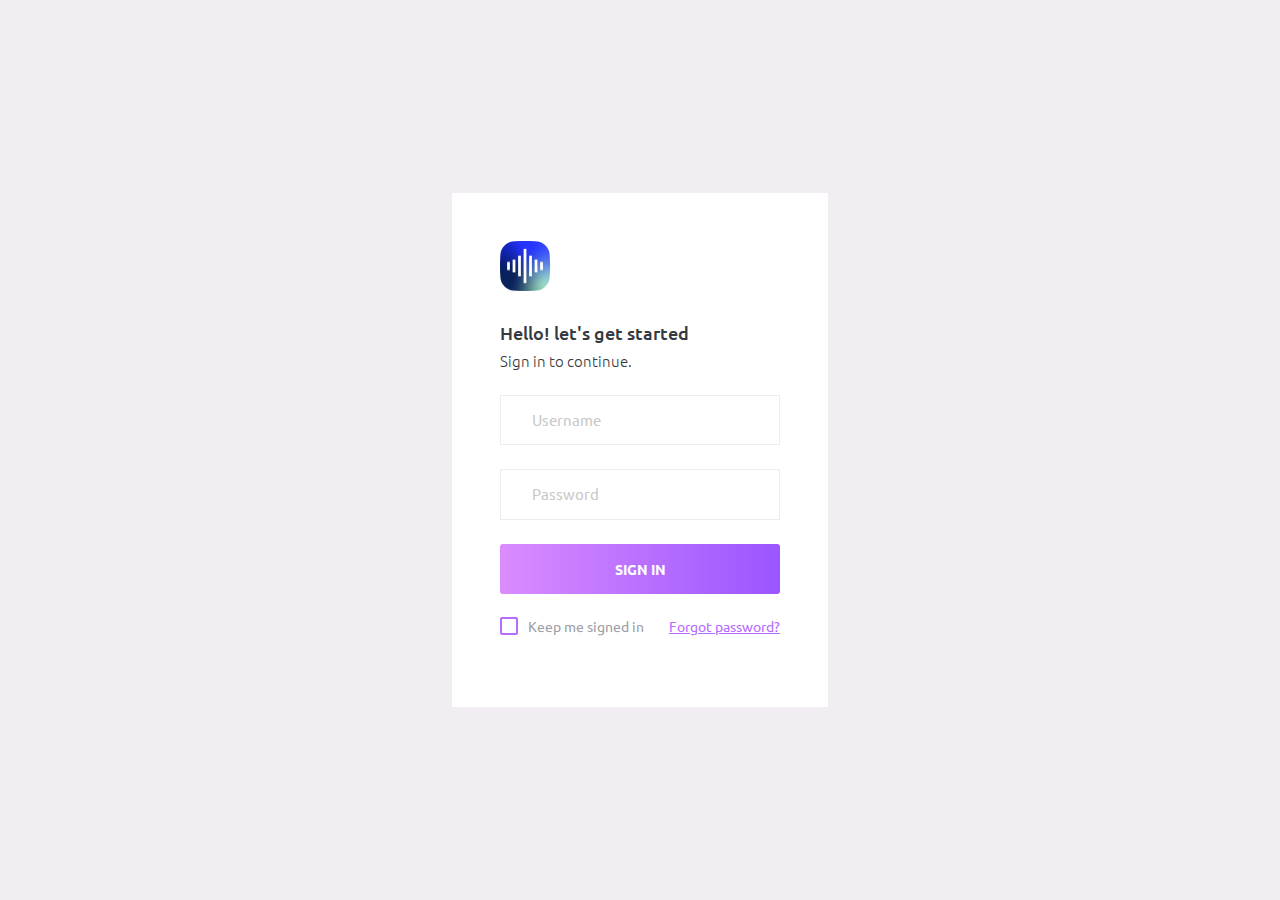
<file: nabra/login2.html>
<!DOCTYPE html>
<html lang="en">
  <head>
    <!-- Required meta tags -->
    <meta charset="utf-8" />
    <meta
      name="viewport"
      content="width=device-width, initial-scale=1, shrink-to-fit=no"
    />
    <title>Purple Admin</title>
    <!-- plugins:css -->
    <link
      rel="stylesheet"
      href="assets/vendors/mdi/css/materialdesignicons.min.css"
    />
    <link
      rel="stylesheet"
      href="assets/vendors/ti-icons/css/themify-icons.css"
    />
    <link rel="stylesheet" href="assets/vendors/css/vendor.bundle.base.css" />
    <link
      rel="stylesheet"
      href="assets/vendors/font-awesome/css/font-awesome.min.css"
    />
    <!-- endinject -->
    <!-- Plugin css for this page -->
    <!-- End plugin css for this page -->
    <!-- inject:css -->
    <!-- endinject -->
    <!-- Layout styles -->
    <link rel="stylesheet" href="assets/css/style.css" />
    <!-- End layout styles -->
    <link rel="shortcut icon" href="assets/images/favicon.png" />
  </head>
  <body>
    <div class="container-scroller">
      <div class="container-fluid page-body-wrapper full-page-wrapper">
        <div class="content-wrapper d-flex align-items-center auth">
          <div class="row flex-grow">
            <div class="col-lg-4 mx-auto">
              <div class="auth-form-light text-left p-5">
                <div class="brand-logo">
                  <img src="assets/images/logo/png/bright.png" />
                </div>
                <h4>Hello! let's get started</h4>
                <h6 class="font-weight-light">Sign in to continue.</h6>
                <form class="pt-3">
                  <div class="form-group">
                    <input
                      type="email"
                      class="form-control form-control-lg"
                      id="exampleInputEmail1"
                      placeholder="Username"
                    />
                  </div>
                  <div class="form-group">
                    <input
                      type="password"
                      class="form-control form-control-lg"
                      id="exampleInputPassword1"
                      placeholder="Password"
                    />
                  </div>
                  <div class="mt-3 d-grid gap-2">
                    <a
                      class="btn btn-block btn-gradient-primary btn-lg font-weight-medium auth-form-btn"
                      href="index.html"
                      >SIGN IN</a
                    >
                  </div>
                  <div
                    class="my-2 d-flex justify-content-between align-items-center"
                  >
                    <div class="form-check">
                      <label class="form-check-label text-muted">
                        <input type="checkbox" class="form-check-input" /> Keep
                        me signed in
                      </label>
                    </div>
                    <a href="#" class="auth-link text-primary"
                      >Forgot password?</a
                    >
                  </div>
                </form>
              </div>
            </div>
          </div>
        </div>
        <!-- content-wrapper ends -->
      </div>
      <!-- page-body-wrapper ends -->
    </div>
    <!-- container-scroller -->
    <!-- plugins:js -->
    <script src="assets/vendors/js/vendor.bundle.base.js"></script>
    <!-- endinject -->
    <!-- Plugin js for this page -->
    <!-- End plugin js for this page -->
    <!-- inject:js -->
    <script src="assets/js/off-canvas.js"></script>
    <script src="assets/js/misc.js"></script>
    <script src="assets/js/settings.js"></script>
    <script src="assets/js/todolist.js"></script>
    <script src="assets/js/jquery.cookie.js"></script>
    <!-- endinject -->
  </body>
</html>
</file>
<file: nabra/assets/vendors/ti-icons/css/themify-icons.css>
@font-face {
	font-family: 'themify';
	src:url('../fonts/themify.eot');
	src:url('../fonts/themify.eot?#iefix') format('embedded-opentype'),
		url('../fonts/themify.woff') format('woff'),
		url('../fonts/themify.ttf') format('truetype'),
		url('../fonts/themify.svg') format('svg');
	font-weight: normal;
	font-style: normal;
}

[class^="ti-"], [class*=" ti-"] {
	font-family: 'themify';
	speak: none;
	font-style: normal;
	font-weight: normal;
	font-variant: normal;
	text-transform: none;
	line-height: 1;

	/* Better Font Rendering =========== */
	-webkit-font-smoothing: antialiased;
	-moz-osx-font-smoothing: grayscale;
}

.ti-wand:before {
	content: "\e600";
}
.ti-volume:before {
	content: "\e601";
}
.ti-user:before {
	content: "\e602";
}
.ti-unlock:before {
	content: "\e603";
}
.ti-unlink:before {
	content: "\e604";
}
.ti-trash:before {
	content: "\e605";
}
.ti-thought:before {
	content: "\e606";
}
.ti-target:before {
	content: "\e607";
}
.ti-tag:before {
	content: "\e608";
}
.ti-tablet:before {
	content: "\e609";
}
.ti-star:before {
	content: "\e60a";
}
.ti-spray:before {
	content: "\e60b";
}
.ti-signal:before {
	content: "\e60c";
}
.ti-shopping-cart:before {
	content: "\e60d";
}
.ti-shopping-cart-full:before {
	content: "\e60e";
}
.ti-settings:before {
	content: "\e60f";
}
.ti-search:before {
	content: "\e610";
}
.ti-zoom-in:before {
	content: "\e611";
}
.ti-zoom-out:before {
	content: "\e612";
}
.ti-cut:before {
	content: "\e613";
}
.ti-ruler:before {
	content: "\e614";
}
.ti-ruler-pencil:before {
	content: "\e615";
}
.ti-ruler-alt:before {
	content: "\e616";
}
.ti-bookmark:before {
	content: "\e617";
}
.ti-bookmark-alt:before {
	content: "\e618";
}
.ti-reload:before {
	content: "\e619";
}
.ti-plus:before {
	content: "\e61a";
}
.ti-pin:before {
	content: "\e61b";
}
.ti-pencil:before {
	content: "\e61c";
}
.ti-pencil-alt:before {
	content: "\e61d";
}
.ti-paint-roller:before {
	content: "\e61e";
}
.ti-paint-bucket:before {
	content: "\e61f";
}
.ti-na:before {
	content: "\e620";
}
.ti-mobile:before {
	content: "\e621";
}
.ti-minus:before {
	content: "\e622";
}
.ti-medall:before {
	content: "\e623";
}
.ti-medall-alt:before {
	content: "\e624";
}
.ti-marker:before {
	content: "\e625";
}
.ti-marker-alt:before {
	content: "\e626";
}
.ti-arrow-up:before {
	content: "\e627";
}
.ti-arrow-right:before {
	content: "\e628";
}
.ti-arrow-left:before {
	content: "\e629";
}
.ti-arrow-down:before {
	content: "\e62a";
}
.ti-lock:before {
	content: "\e62b";
}
.ti-location-arrow:before {
	content: "\e62c";
}
.ti-link:before {
	content: "\e62d";
}
.ti-layout:before {
	content: "\e62e";
}
.ti-layers:before {
	content: "\e62f";
}
.ti-layers-alt:before {
	content: "\e630";
}
.ti-key:before {
	content: "\e631";
}
.ti-import:before {
	content: "\e632";
}
.ti-image:before {
	content: "\e633";
}
.ti-heart:before {
	content: "\e634";
}
.ti-heart-broken:before {
	content: "\e635";
}
.ti-hand-stop:before {
	content: "\e636";
}
.ti-hand-open:before {
	content: "\e637";
}
.ti-hand-drag:before {
	content: "\e638";
}
.ti-folder:before {
	content: "\e639";
}
.ti-flag:before {
	content: "\e63a";
}
.ti-flag-alt:before {
	content: "\e63b";
}
.ti-flag-alt-2:before {
	content: "\e63c";
}
.ti-eye:before {
	content: "\e63d";
}
.ti-export:before {
	content: "\e63e";
}
.ti-exchange-vertical:before {
	content: "\e63f";
}
.ti-desktop:before {
	content: "\e640";
}
.ti-cup:before {
	content: "\e641";
}
.ti-crown:before {
	content: "\e642";
}
.ti-comments:before {
	content: "\e643";
}
.ti-comment:before {
	content: "\e644";
}
.ti-comment-alt:before {
	content: "\e645";
}
.ti-close:before {
	content: "\e646";
}
.ti-clip:before {
	content: "\e647";
}
.ti-angle-up:before {
	content: "\e648";
}
.ti-angle-right:before {
	content: "\e649";
}
.ti-angle-left:before {
	content: "\e64a";
}
.ti-angle-down:before {
	content: "\e64b";
}
.ti-check:before {
	content: "\e64c";
}
.ti-check-box:before {
	content: "\e64d";
}
.ti-camera:before {
	content: "\e64e";
}
.ti-announcement:before {
	content: "\e64f";
}
.ti-brush:before {
	content: "\e650";
}
.ti-briefcase:before {
	content: "\e651";
}
.ti-bolt:before {
	content: "\e652";
}
.ti-bolt-alt:before {
	content: "\e653";
}
.ti-blackboard:before {
	content: "\e654";
}
.ti-bag:before {
	content: "\e655";
}
.ti-move:before {
	content: "\e656";
}
.ti-arrows-vertical:before {
	content: "\e657";
}
.ti-arrows-horizontal:before {
	content: "\e658";
}
.ti-fullscreen:before {
	content: "\e659";
}
.ti-arrow-top-right:before {
	content: "\e65a";
}
.ti-arrow-top-left:before {
	content: "\e65b";
}
.ti-arrow-circle-up:before {
	content: "\e65c";
}
.ti-arrow-circle-right:before {
	content: "\e65d";
}
.ti-arrow-circle-left:before {
	content: "\e65e";
}
.ti-arrow-circle-down:before {
	content: "\e65f";
}
.ti-angle-double-up:before {
	content: "\e660";
}
.ti-angle-double-right:before {
	content: "\e661";
}
.ti-angle-double-left:before {
	content: "\e662";
}
.ti-angle-double-down:before {
	content: "\e663";
}
.ti-zip:before {
	content: "\e664";
}
.ti-world:before {
	content: "\e665";
}
.ti-wheelchair:before {
	content: "\e666";
}
.ti-view-list:before {
	content: "\e667";
}
.ti-view-list-alt:before {
	content: "\e668";
}
.ti-view-grid:before {
	content: "\e669";
}
.ti-uppercase:before {
	content: "\e66a";
}
.ti-upload:before {
	content: "\e66b";
}
.ti-underline:before {
	content: "\e66c";
}
.ti-truck:before {
	content: "\e66d";
}
.ti-timer:before {
	content: "\e66e";
}
.ti-ticket:before {
	content: "\e66f";
}
.ti-thumb-up:before {
	content: "\e670";
}
.ti-thumb-down:before {
	content: "\e671";
}
.ti-text:before {
	content: "\e672";
}
.ti-stats-up:before {
	content: "\e673";
}
.ti-stats-down:before {
	content: "\e674";
}
.ti-split-v:before {
	content: "\e675";
}
.ti-split-h:before {
	content: "\e676";
}
.ti-smallcap:before {
	content: "\e677";
}
.ti-shine:before {
	content: "\e678";
}
.ti-shift-right:before {
	content: "\e679";
}
.ti-shift-left:before {
	content: "\e67a";
}
.ti-shield:before {
	content: "\e67b";
}
.ti-notepad:before {
	content: "\e67c";
}
.ti-server:before {
	content: "\e67d";
}
.ti-quote-right:before {
	content: "\e67e";
}
.ti-quote-left:before {
	content: "\e67f";
}
.ti-pulse:before {
	content: "\e680";
}
.ti-printer:before {
	content: "\e681";
}
.ti-power-off:before {
	content: "\e682";
}
.ti-plug:before {
	content: "\e683";
}
.ti-pie-chart:before {
	content: "\e684";
}
.ti-paragraph:before {
	content: "\e685";
}
.ti-panel:before {
	content: "\e686";
}
.ti-package:before {
	content: "\e687";
}
.ti-music:before {
	content: "\e688";
}
.ti-music-alt:before {
	content: "\e689";
}
.ti-mouse:before {
	content: "\e68a";
}
.ti-mouse-alt:before {
	content: "\e68b";
}
.ti-money:before {
	content: "\e68c";
}
.ti-microphone:before {
	content: "\e68d";
}
.ti-menu:before {
	content: "\e68e";
}
.ti-menu-alt:before {
	content: "\e68f";
}
.ti-map:before {
	content: "\e690";
}
.ti-map-alt:before {
	content: "\e691";
}
.ti-loop:before {
	content: "\e692";
}
.ti-location-pin:before {
	content: "\e693";
}
.ti-list:before {
	content: "\e694";
}
.ti-light-bulb:before {
	content: "\e695";
}
.ti-Italic:before {
	content: "\e696";
}
.ti-info:before {
	content: "\e697";
}
.ti-infinite:before {
	content: "\e698";
}
.ti-id-badge:before {
	content: "\e699";
}
.ti-hummer:before {
	content: "\e69a";
}
.ti-home:before {
	content: "\e69b";
}
.ti-help:before {
	content: "\e69c";
}
.ti-headphone:before {
	content: "\e69d";
}
.ti-harddrives:before {
	content: "\e69e";
}
.ti-harddrive:before {
	content: "\e69f";
}
.ti-gift:before {
	content: "\e6a0";
}
.ti-game:before {
	content: "\e6a1";
}
.ti-filter:before {
	content: "\e6a2";
}
.ti-files:before {
	content: "\e6a3";
}
.ti-file:before {
	content: "\e6a4";
}
.ti-eraser:before {
	content: "\e6a5";
}
.ti-envelope:before {
	content: "\e6a6";
}
.ti-download:before {
	content: "\e6a7";
}
.ti-direction:before {
	content: "\e6a8";
}
.ti-direction-alt:before {
	content: "\e6a9";
}
.ti-dashboard:before {
	content: "\e6aa";
}
.ti-control-stop:before {
	content: "\e6ab";
}
.ti-control-shuffle:before {
	content: "\e6ac";
}
.ti-control-play:before {
	content: "\e6ad";
}
.ti-control-pause:before {
	content: "\e6ae";
}
.ti-control-forward:before {
	content: "\e6af";
}
.ti-control-backward:before {
	content: "\e6b0";
}
.ti-cloud:before {
	content: "\e6b1";
}
.ti-cloud-up:before {
	content: "\e6b2";
}
.ti-cloud-down:before {
	content: "\e6b3";
}
.ti-clipboard:before {
	content: "\e6b4";
}
.ti-car:before {
	content: "\e6b5";
}
.ti-calendar:before {
	content: "\e6b6";
}
.ti-book:before {
	content: "\e6b7";
}
.ti-bell:before {
	content: "\e6b8";
}
.ti-basketball:before {
	content: "\e6b9";
}
.ti-bar-chart:before {
	content: "\e6ba";
}
.ti-bar-chart-alt:before {
	content: "\e6bb";
}
.ti-back-right:before {
	content: "\e6bc";
}
.ti-back-left:before {
	content: "\e6bd";
}
.ti-arrows-corner:before {
	content: "\e6be";
}
.ti-archive:before {
	content: "\e6bf";
}
.ti-anchor:before {
	content: "\e6c0";
}
.ti-align-right:before {
	content: "\e6c1";
}
.ti-align-left:before {
	content: "\e6c2";
}
.ti-align-justify:before {
	content: "\e6c3";
}
.ti-align-center:before {
	content: "\e6c4";
}
.ti-alert:before {
	content: "\e6c5";
}
.ti-alarm-clock:before {
	content: "\e6c6";
}
.ti-agenda:before {
	content: "\e6c7";
}
.ti-write:before {
	content: "\e6c8";
}
.ti-window:before {
	content: "\e6c9";
}
.ti-widgetized:before {
	content: "\e6ca";
}
.ti-widget:before {
	content: "\e6cb";
}
.ti-widget-alt:before {
	content: "\e6cc";
}
.ti-wallet:before {
	content: "\e6cd";
}
.ti-video-clapper:before {
	content: "\e6ce";
}
.ti-video-camera:before {
	content: "\e6cf";
}
.ti-vector:before {
	content: "\e6d0";
}
.ti-themify-logo:before {
	content: "\e6d1";
}
.ti-themify-favicon:before {
	content: "\e6d2";
}
.ti-themify-favicon-alt:before {
	content: "\e6d3";
}
.ti-support:before {
	content: "\e6d4";
}
.ti-stamp:before {
	content: "\e6d5";
}
.ti-split-v-alt:before {
	content: "\e6d6";
}
.ti-slice:before {
	content: "\e6d7";
}
.ti-shortcode:before {
	content: "\e6d8";
}
.ti-shift-right-alt:before {
	content: "\e6d9";
}
.ti-shift-left-alt:before {
	content: "\e6da";
}
.ti-ruler-alt-2:before {
	content: "\e6db";
}
.ti-receipt:before {
	content: "\e6dc";
}
.ti-pin2:before {
	content: "\e6dd";
}
.ti-pin-alt:before {
	content: "\e6de";
}
.ti-pencil-alt2:before {
	content: "\e6df";
}
.ti-palette:before {
	content: "\e6e0";
}
.ti-more:before {
	content: "\e6e1";
}
.ti-more-alt:before {
	content: "\e6e2";
}
.ti-microphone-alt:before {
	content: "\e6e3";
}
.ti-magnet:before {
	content: "\e6e4";
}
.ti-line-double:before {
	content: "\e6e5";
}
.ti-line-dotted:before {
	content: "\e6e6";
}
.ti-line-dashed:before {
	content: "\e6e7";
}
.ti-layout-width-full:before {
	content: "\e6e8";
}
.ti-layout-width-default:before {
	content: "\e6e9";
}
.ti-layout-width-default-alt:before {
	content: "\e6ea";
}
.ti-layout-tab:before {
	content: "\e6eb";
}
.ti-layout-tab-window:before {
	content: "\e6ec";
}
.ti-layout-tab-v:before {
	content: "\e6ed";
}
.ti-layout-tab-min:before {
	content: "\e6ee";
}
.ti-layout-slider:before {
	content: "\e6ef";
}
.ti-layout-slider-alt:before {
	content: "\e6f0";
}
.ti-layout-sidebar-right:before {
	content: "\e6f1";
}
.ti-layout-sidebar-none:before {
	content: "\e6f2";
}
.ti-layout-sidebar-left:before {
	content: "\e6f3";
}
.ti-layout-placeholder:before {
	content: "\e6f4";
}
.ti-layout-menu:before {
	content: "\e6f5";
}
.ti-layout-menu-v:before {
	content: "\e6f6";
}
.ti-layout-menu-separated:before {
	content: "\e6f7";
}
.ti-layout-menu-full:before {
	content: "\e6f8";
}
.ti-layout-media-right-alt:before {
	content: "\e6f9";
}
.ti-layout-media-right:before {
	content: "\e6fa";
}
.ti-layout-media-overlay:before {
	content: "\e6fb";
}
.ti-layout-media-overlay-alt:before {
	content: "\e6fc";
}
.ti-layout-media-overlay-alt-2:before {
	content: "\e6fd";
}
.ti-layout-media-left-alt:before {
	content: "\e6fe";
}
.ti-layout-media-left:before {
	content: "\e6ff";
}
.ti-layout-media-center-alt:before {
	content: "\e700";
}
.ti-layout-media-center:before {
	content: "\e701";
}
.ti-layout-list-thumb:before {
	content: "\e702";
}
.ti-layout-list-thumb-alt:before {
	content: "\e703";
}
.ti-layout-list-post:before {
	content: "\e704";
}
.ti-layout-list-large-image:before {
	content: "\e705";
}
.ti-layout-line-solid:before {
	content: "\e706";
}
.ti-layout-grid4:before {
	content: "\e707";
}
.ti-layout-grid3:before {
	content: "\e708";
}
.ti-layout-grid2:before {
	content: "\e709";
}
.ti-layout-grid2-thumb:before {
	content: "\e70a";
}
.ti-layout-cta-right:before {
	content: "\e70b";
}
.ti-layout-cta-left:before {
	content: "\e70c";
}
.ti-layout-cta-center:before {
	content: "\e70d";
}
.ti-layout-cta-btn-right:before {
	content: "\e70e";
}
.ti-layout-cta-btn-left:before {
	content: "\e70f";
}
.ti-layout-column4:before {
	content: "\e710";
}
.ti-layout-column3:before {
	content: "\e711";
}
.ti-layout-column2:before {
	content: "\e712";
}
.ti-layout-accordion-separated:before {
	content: "\e713";
}
.ti-layout-accordion-merged:before {
	content: "\e714";
}
.ti-layout-accordion-list:before {
	content: "\e715";
}
.ti-ink-pen:before {
	content: "\e716";
}
.ti-info-alt:before {
	content: "\e717";
}
.ti-help-alt:before {
	content: "\e718";
}
.ti-headphone-alt:before {
	content: "\e719";
}
.ti-hand-point-up:before {
	content: "\e71a";
}
.ti-hand-point-right:before {
	content: "\e71b";
}
.ti-hand-point-left:before {
	content: "\e71c";
}
.ti-hand-point-down:before {
	content: "\e71d";
}
.ti-gallery:before {
	content: "\e71e";
}
.ti-face-smile:before {
	content: "\e71f";
}
.ti-face-sad:before {
	content: "\e720";
}
.ti-credit-card:before {
	content: "\e721";
}
.ti-control-skip-forward:before {
	content: "\e722";
}
.ti-control-skip-backward:before {
	content: "\e723";
}
.ti-control-record:before {
	content: "\e724";
}
.ti-control-eject:before {
	content: "\e725";
}
.ti-comments-smiley:before {
	content: "\e726";
}
.ti-brush-alt:before {
	content: "\e727";
}
.ti-youtube:before {
	content: "\e728";
}
.ti-vimeo:before {
	content: "\e729";
}
.ti-twitter:before {
	content: "\e72a";
}
.ti-time:before {
	content: "\e72b";
}
.ti-tumblr:before {
	content: "\e72c";
}
.ti-skype:before {
	content: "\e72d";
}
.ti-share:before {
	content: "\e72e";
}
.ti-share-alt:before {
	content: "\e72f";
}
.ti-rocket:before {
	content: "\e730";
}
.ti-pinterest:before {
	content: "\e731";
}
.ti-new-window:before {
	content: "\e732";
}
.ti-microsoft:before {
	content: "\e733";
}
.ti-list-ol:before {
	content: "\e734";
}
.ti-linkedin:before {
	content: "\e735";
}
.ti-layout-sidebar-2:before {
	content: "\e736";
}
.ti-layout-grid4-alt:before {
	content: "\e737";
}
.ti-layout-grid3-alt:before {
	content: "\e738";
}
.ti-layout-grid2-alt:before {
	content: "\e739";
}
.ti-layout-column4-alt:before {
	content: "\e73a";
}
.ti-layout-column3-alt:before {
	content: "\e73b";
}
.ti-layout-column2-alt:before {
	content: "\e73c";
}
.ti-instagram:before {
	content: "\e73d";
}
.ti-google:before {
	content: "\e73e";
}
.ti-github:before {
	content: "\e73f";
}
.ti-flickr:before {
	content: "\e740";
}
.ti-facebook:before {
	content: "\e741";
}
.ti-dropbox:before {
	content: "\e742";
}
.ti-dribbble:before {
	content: "\e743";
}
.ti-apple:before {
	content: "\e744";
}
.ti-android:before {
	content: "\e745";
}
.ti-save:before {
	content: "\e746";
}
.ti-save-alt:before {
	content: "\e747";
}
.ti-yahoo:before {
	content: "\e748";
}
.ti-wordpress:before {
	content: "\e749";
}
.ti-vimeo-alt:before {
	content: "\e74a";
}
.ti-twitter-alt:before {
	content: "\e74b";
}
.ti-tumblr-alt:before {
	content: "\e74c";
}
.ti-trello:before {
	content: "\e74d";
}
.ti-stack-overflow:before {
	content: "\e74e";
}
.ti-soundcloud:before {
	content: "\e74f";
}
.ti-sharethis:before {
	content: "\e750";
}
.ti-sharethis-alt:before {
	content: "\e751";
}
.ti-reddit:before {
	content: "\e752";
}
.ti-pinterest-alt:before {
	content: "\e753";
}
.ti-microsoft-alt:before {
	content: "\e754";
}
.ti-linux:before {
	content: "\e755";
}
.ti-jsfiddle:before {
	content: "\e756";
}
.ti-joomla:before {
	content: "\e757";
}
.ti-html5:before {
	content: "\e758";
}
.ti-flickr-alt:before {
	content: "\e759";
}
.ti-email:before {
	content: "\e75a";
}
.ti-drupal:before {
	content: "\e75b";
}
.ti-dropbox-alt:before {
	content: "\e75c";
}
.ti-css3:before {
	content: "\e75d";
}
.ti-rss:before {
	content: "\e75e";
}
.ti-rss-alt:before {
	content: "\e75f";
}
</file>
<file: nabra/assets/vendors/css/vendor.bundle.base.css>
/*
 * Container style
 */
.ps {
  overflow: hidden !important;
  overflow-anchor: none;
  -ms-overflow-style: none;
  touch-action: auto;
  -ms-touch-action: auto;
}

/*
 * Scrollbar rail styles
 */
.ps__rail-x {
  display: none;
  opacity: 0;
  transition: background-color .2s linear, opacity .2s linear;
  -webkit-transition: background-color .2s linear, opacity .2s linear;
  height: 15px;
  /* there must be 'bottom' or 'top' for ps__rail-x */
  bottom: 0px;
  /* please don't change 'position' */
  position: absolute;
}

.ps__rail-y {
  display: none;
  opacity: 0;
  transition: background-color .2s linear, opacity .2s linear;
  -webkit-transition: background-color .2s linear, opacity .2s linear;
  width: 15px;
  /* there must be 'right' or 'left' for ps__rail-y */
  right: 0;
  /* please don't change 'position' */
  position: absolute;
}

.ps--active-x > .ps__rail-x,
.ps--active-y > .ps__rail-y {
  display: block;
  background-color: transparent;
}

.ps:hover > .ps__rail-x,
.ps:hover > .ps__rail-y,
.ps--focus > .ps__rail-x,
.ps--focus > .ps__rail-y,
.ps--scrolling-x > .ps__rail-x,
.ps--scrolling-y > .ps__rail-y {
  opacity: 0.6;
}

.ps .ps__rail-x:hover,
.ps .ps__rail-y:hover,
.ps .ps__rail-x:focus,
.ps .ps__rail-y:focus,
.ps .ps__rail-x.ps--clicking,
.ps .ps__rail-y.ps--clicking {
  background-color: #eee;
  opacity: 0.9;
}

/*
 * Scrollbar thumb styles
 */
.ps__thumb-x {
  background-color: #aaa;
  border-radius: 6px;
  transition: background-color .2s linear, height .2s ease-in-out;
  -webkit-transition: background-color .2s linear, height .2s ease-in-out;
  height: 6px;
  /* there must be 'bottom' for ps__thumb-x */
  bottom: 2px;
  /* please don't change 'position' */
  position: absolute;
}

.ps__thumb-y {
  background-color: #aaa;
  border-radius: 6px;
  transition: background-color .2s linear, width .2s ease-in-out;
  -webkit-transition: background-color .2s linear, width .2s ease-in-out;
  width: 6px;
  /* there must be 'right' for ps__thumb-y */
  right: 2px;
  /* please don't change 'position' */
  position: absolute;
}

.ps__rail-x:hover > .ps__thumb-x,
.ps__rail-x:focus > .ps__thumb-x,
.ps__rail-x.ps--clicking .ps__thumb-x {
  background-color: #999;
  height: 11px;
}

.ps__rail-y:hover > .ps__thumb-y,
.ps__rail-y:focus > .ps__thumb-y,
.ps__rail-y.ps--clicking .ps__thumb-y {
  background-color: #999;
  width: 11px;
}

/* MS supports */
@supports (-ms-overflow-style: none) {
  .ps {
    overflow: auto !important;
  }
}

@media screen and (-ms-high-contrast: active), (-ms-high-contrast: none) {
  .ps {
    overflow: auto !important;
  }
}
</file>
